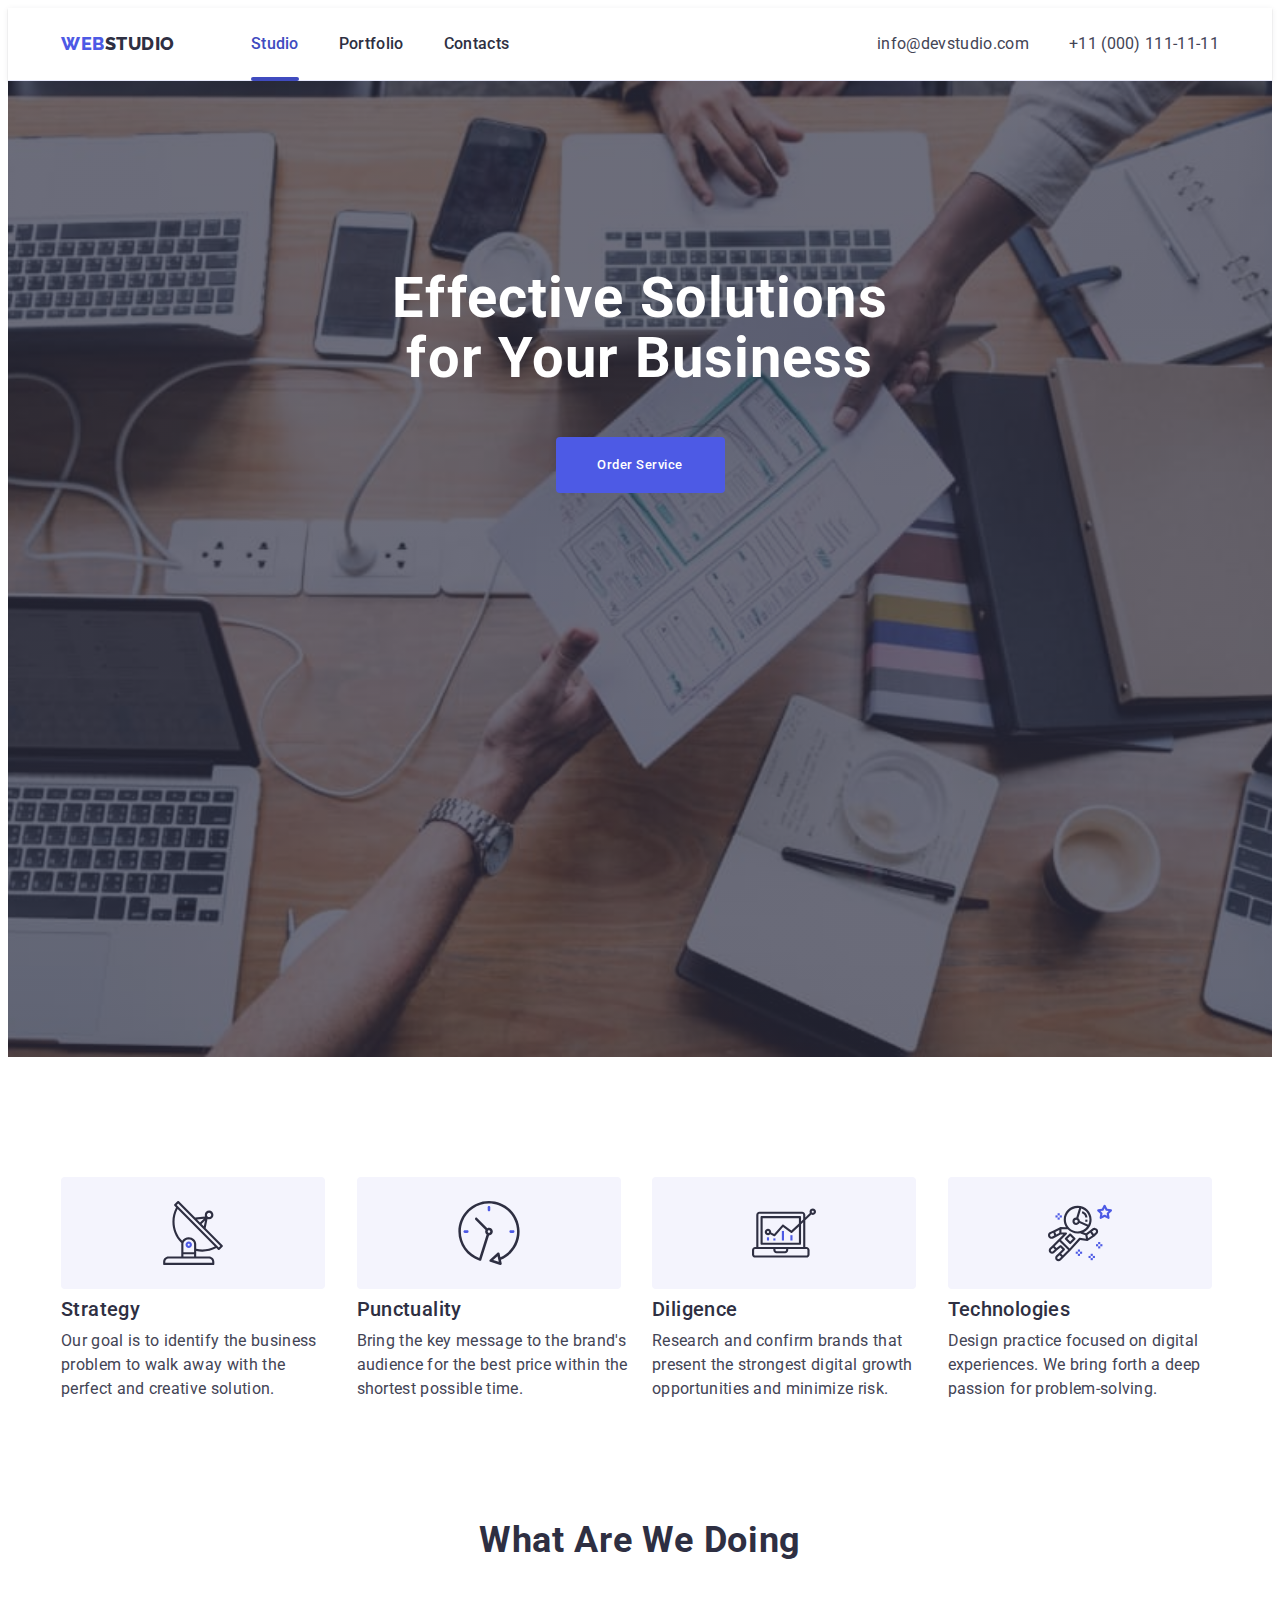
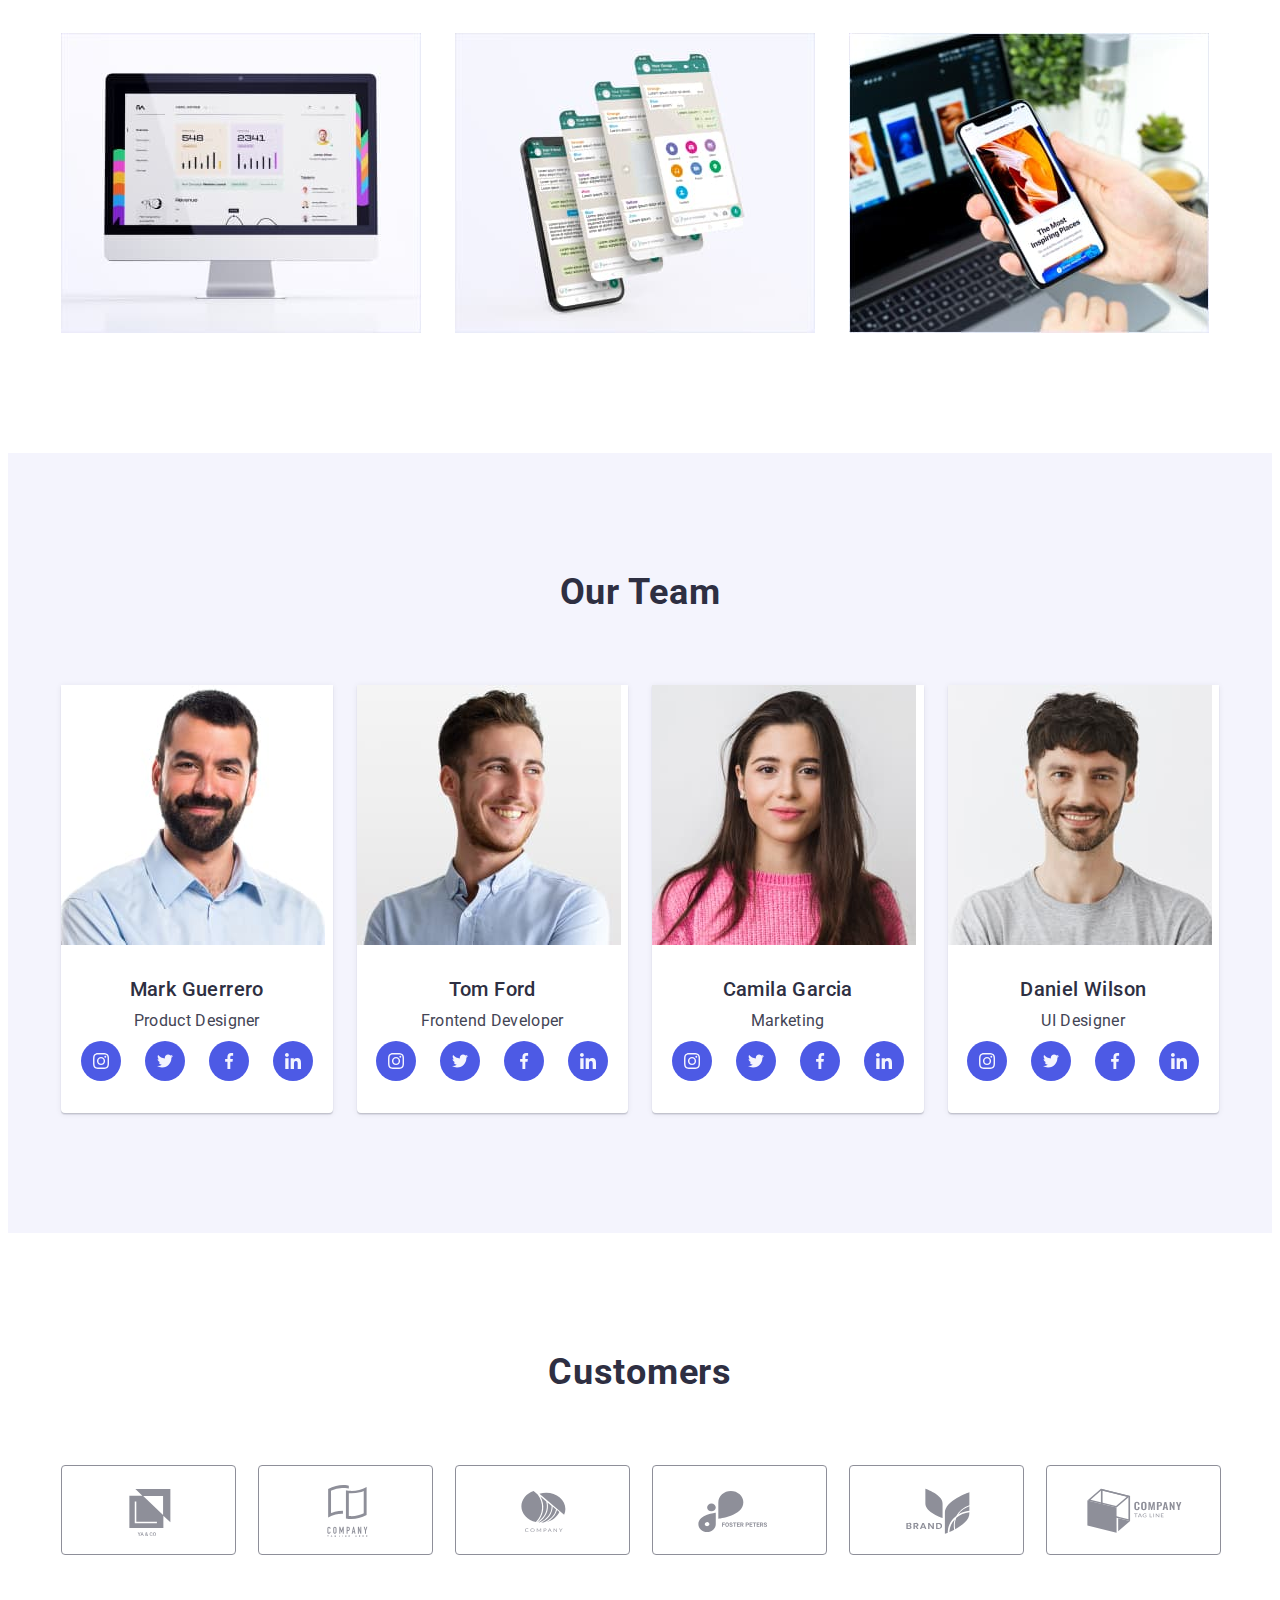
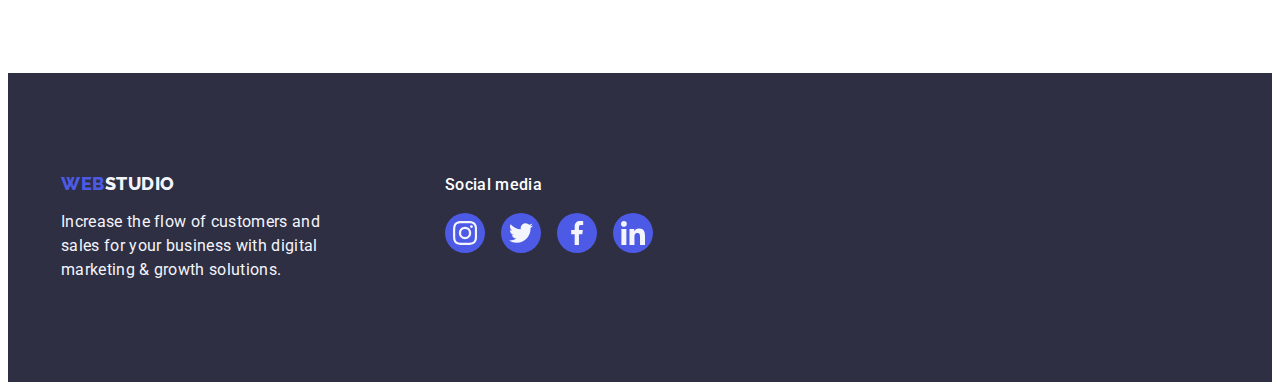
<file: index.html>
<!DOCTYPE html>
<html lang="en">

<head>
    <meta charset="UTF-8">
    <meta http-equiv="X-UA-Compatible" content="IE=edge">
    <meta name="viewport" content="width=device-width, initial-scale=1.0">
    <link rel="preconnect" href="https://fonts.googleapis.com">
    <link rel="preconnect" href="https://fonts.gstatic.com" crossorigin>
    <link
        href="https://fonts.googleapis.com/css2?family=Raleway:wght@800&family=Roboto:wght@400;500;700;900&display=swap"
        rel="stylesheet">

    <title>Studio</title>
    <link rel="stylesheet" href="https://cdnjs.cloudflare.com/ajax/libs/modern-normalize/2.0.0/modern-normalize.min.css"
        integrity="sha512-4xo8blKMVCiXpTaLzQSLSw3KFOVPWhm/TRtuPVc4WG6kUgjH6J03IBuG7JZPkcWMxJ5huwaBpOpnwYElP/m6wg=="
        crossorigin="anonymous" referrerpolicy="no-referrer">
    <link rel="stylesheet" href="./css/styles.css">
</head>

<body>
    <!-- HEADER -->
    <header class="header">
        <div class="container header-container">
            <nav class="header-navigation">
                <a class="logo-link link" href="./index.html">Web<span class="studio-logo">Studio</span></a>
                <ul class="navigation-list list">
                    <li class="navigation-item"><a class="navigation-link link current" href="./index.html">Studio</a>
                    </li>
                    <li class="navigation-item"><a class="navigation-link link" href="./portfolio.html">Portfolio</a>
                    </li>
                    <li class="navigation-item"><a class="navigation-link link" href="">Contacts</a></li>
                </ul>
            </nav>
            <address class="address">
                <ul class="address-list list">
                    <li class="address-item"><a class="address-link link"
                            href="mailto:info@devstudio.com">info@devstudio.com</a>
                    </li>
                    <li class="address-item"><a class="address-link link" href="tel:+110001111111">+11 (000)
                            111-11-11</a>
                    </li>
                </ul>
            </address>
        </div>
    </header>

    <!-- MAIN -->
    <main class="main">
        <!-- Section 1 -->
        <section class="section-one">
            <div class="container">
                <h1 class="main-title">Effective Solutions for Your Business</h1>
                <button class="button-studio" data-modal-open type="button">Order Service</button>
            </div>
        </section>

        <!-- Section 2 -->
        <section class="section-two">
            <div class="container">
                <h2 class="visually-hidden">Features</h2>
                <ul class="features-list list">
                    <li class="features-list-item">
                        <div class="main-fon-icon">
                            <svg class="features-icons" width="64" height="64">
                                <use href="./images/icons.svg#icon-antenna"></use>
                            </svg>
                        </div>
                        <h3 class="title-three">Strategy</h3>
                        <p class="features-text">Our goal is to identify the business
                            problem to walk away with the perfect and creative solution.</p>
                    </li>
                    <li class="features-list-item">
                        <div class="main-fon-icon">
                            <svg class="features-icons" width="64" height="64">
                                <use href="./images/icons.svg#icon-clock"></use>
                            </svg>
                        </div>
                        <h3 class="title-three">Punctuality</h3>
                        <p class="features-text">Bring the key message to the brand's audience for the best price within
                            the
                            shortest possible
                            time.
                        </p>
                    </li>
                    <li class="features-list-item">
                        <div class="main-fon-icon">
                            <svg class="features-icons" width="64" height="64">
                                <use href="./images/icons.svg#icon-diagram"></use>
                            </svg>
                        </div>
                        <h3 class="title-three">Diligence</h3>
                        <p class="features-text">Research and confirm brands that present the strongest digital growth
                            opportunities and minimize
                            risk.
                        </p>
                    </li>
                    <li class="features-list-item">
                        <div class="main-fon-icon">
                            <svg class="features-icons" width="64" height="64">
                                <use href="./images/icons.svg#icon-astronaut"></use>
                            </svg>
                        </div>
                        <h3 class="title-three">Technologies</h3>
                        <p class="features-text">Design practice focused on digital experiences. We bring forth a deep
                            passion for
                            problem-solving.
                        </p>
                    </li>
                </ul>
            </div>
        </section>

        <!-- Section 3 -->
        <section class="section-tree">
            <div class="container">
                <h2 class="title-two">What are we doing</h2>
                <ul class="our-work-list list">
                    <li class="our-work-item"><img src="./images/img-1.jpg" alt="computer" width="360" height="300">
                    </li>
                    <li class="our-work-item"><img src="./images/img-2.jpg" alt="smartphone" width="360" height="300">
                    </li>
                    <li class="our-work-item"><img src="./images/img-3.jpg" alt="hand" width="360" height="300"></li>
                </ul>
            </div>
        </section>

        <!-- Section 4 -->
        <section class="section-four">
            <div class="container">
                <h2 class="title-two">Our Team</h2>
                <ul class="members-list list">
                    <li class="members-list-item">
                        <img src="./images/mark.jpg" alt="Mark Guerrero photo" width="264" height="260">
                        <div class="members-list-box">
                            <h3 class="members-name">Mark Guerrero</h3>
                            <p class="members-position">Product Designer</p>
                            <ul class="members-media-list list">
                                <li class="members-item">
                                    <a class="media-link link" href="">
                                        <svg class="media-icons" width="16" height="16">
                                            <use href="./images/icons.svg#icon-instagram"></use>
                                        </svg>
                                    </a>
                                </li>

                                <li class="members-item">
                                    <a class="media-link link" href="">
                                        <svg class="media-icons" width="16" height="16">
                                            <use href="./images/icons.svg#icon-twitter"></use>
                                        </svg>
                                    </a>
                                </li>
                                <li class="members-item">
                                    <a class="media-link link" href="">
                                        <svg class="media-icons" width="16" height="16">
                                            <use href="./images/icons.svg#icon-facebook"></use>
                                        </svg>
                                    </a>
                                </li>
                                <li class="members-item">
                                    <a class="media-link link" href="">
                                        <svg class="media-icons" width="16" height="16">
                                            <use href="./images/icons.svg#icon-linkedin"></use>
                                        </svg>
                                    </a>
                                </li>
                            </ul>
                        </div>
                    </li>

                    <li class="members-list-item">
                        <img src="./images/tom.jpg" alt="Tom Ford photo" width="264" height="260">
                        <div class="members-list-box">
                            <h3 class="members-name">Tom Ford</h3>
                            <p class="members-position">Frontend Developer</p>
                            <ul class="members-media-list list">
                                <li class="members-item">
                                    <a class="media-link link" href="">
                                        <svg class="media-icons" width="16" height="16">
                                            <use href="./images/icons.svg#icon-instagram"></use>
                                        </svg>
                                    </a>
                                </li>

                                <li class="members-item">
                                    <a class="media-link link" href="">
                                        <svg class="media-icons" width="16" height="16">
                                            <use href="./images/icons.svg#icon-twitter"></use>
                                        </svg>
                                    </a>
                                </li>
                                <li class="members-item">
                                    <a class="media-link link" href="">
                                        <svg class="media-icons" width="16" height="16">
                                            <use href="./images/icons.svg#icon-facebook"></use>
                                        </svg>
                                    </a>
                                </li>
                                <li class="members-item">
                                    <a class="media-link link" href="">
                                        <svg class="media-icons" width="16" height="16">
                                            <use href="./images/icons.svg#icon-linkedin"></use>
                                        </svg>
                                    </a>
                                </li>
                            </ul>
                        </div>
                    </li>

                    <li class="members-list-item">
                        <img src="./images/camila.jpg" alt="Camila Garcia" width="264" height="260">
                        <div class="members-list-box">
                            <h3 class="members-name">Camila Garcia</h3>
                            <p class="members-position">Marketing</p>
                            <ul class="members-media-list list">
                                <li class="members-item">
                                    <a class="media-link link" href="">
                                        <svg class="media-icons" width="16" height="16">
                                            <use href="./images/icons.svg#icon-instagram"></use>
                                        </svg>
                                    </a>
                                </li>
                                <li class="members-item">
                                    <a class="media-link link" href="">
                                        <svg class="media-icons" width="16" height="16">
                                            <use href="./images/icons.svg#icon-twitter"></use>
                                        </svg>
                                    </a>
                                </li>
                                <li class="members-item">
                                    <a class="media-link link" href="">
                                        <svg class="media-icons" width="16" height="16">
                                            <use href="./images/icons.svg#icon-facebook"></use>
                                        </svg>
                                    </a>
                                </li>
                                <li class="members-item">
                                    <a class="media-link link" href="">
                                        <svg class="media-icons" width="16" height="16">
                                            <use href="./images/icons.svg#icon-linkedin"></use>
                                        </svg>
                                    </a>
                                </li>
                            </ul>
                        </div>
                    </li>

                    <li class="members-list-item">
                        <img src="./images/daniel.jpg" alt="Daniel Wilson" width="264" height="260">
                        <div class="members-list-box">
                            <h3 class="members-name">Daniel Wilson</h3>
                            <p class="members-position">UI Designer</p>
                            <ul class="members-media-list list">
                                <li class="members-item">
                                    <a class="media-link link" href="">
                                        <svg class="media-icons" width="16" height="16">
                                            <use href="./images/icons.svg#icon-instagram"></use>
                                        </svg>
                                    </a>
                                </li>
                                <li class="members-item">
                                    <a class="media-link link" href="">
                                        <svg class="media-icons" width="16" height="16">
                                            <use href="./images/icons.svg#icon-twitter"></use>
                                        </svg>
                                    </a>
                                </li>
                                <li class="members-item">
                                    <a class="media-link link" href="">
                                        <svg class="media-icons" width="16" height="16">
                                            <use href="./images/icons.svg#icon-facebook"></use>
                                        </svg>
                                    </a>
                                </li>
                                <li class="members-item">
                                    <a class="media-link link" href="">
                                        <svg class="media-icons" width="16" height="16">
                                            <use href="/images/icons.svg#icon-linkedin"></use>
                                        </svg>
                                    </a>
                                </li>
                            </ul>
                        </div>
                    </li>
                </ul>
            </div>
        </section>
        <!-- Section 5 -->
        <section class="section-five">
            <div class="container">
                <h2 class="title-two">Customers</h2>
                <ul class="customers-list list">
                    <li class="customers-link-item link">
                        <a class="customers-link" href="">
                            <svg class="customers-icons" width="104" height="56">
                                <use href="./images/icons.svg#icon-customer-1"></use>
                            </svg>
                        </a>
                    </li>
                    <li class="customers-link-item link">
                        <a class="customers-link" href="">
                            <svg class="customers-icons" width="104" height="56">
                                <use href="./images/icons.svg#icon-customer-2"></use>
                            </svg>
                        </a>
                    </li>
                    <li class="customers-link-item link">
                        <a class="customers-link" href="">
                            <svg class="customers-icons" width="104" height="56">
                                <use href="./images/icons.svg#icon-customer-3"></use>
                            </svg>
                        </a>
                    </li>
                    <li class="customers-link-item link">
                        <a class="customers-link" href="">
                            <svg class="customers-icons" width="104" height="56">
                                <use href="./images/icons.svg#icon-customer-4"></use>
                            </svg>
                        </a>
                    </li>
                    <li class="customers-link-item link">
                        <a class="customers-link" href="">
                            <svg class="customers-icons" width="104" height="56">
                                <use href="./images/icons.svg#icon-customer-5"></use>
                            </svg>
                        </a>
                    </li>
                    <li class="customers-link-item link">
                        <a class="customers-link" href="">
                            <svg class="customers-icons" width="104" height="56">
                                <use href="./images/icons.svg#icon-customer-6"></use>
                            </svg>
                        </a>
                    </li>
                </ul>
            </div>
        </section>
    </main>

    <!-- FOOTER -->
    <footer class="footer">
        <div class="container footer-container">
            <div class="footer-box">
                <a class="logo-footer-link link" href="./index.html">Web<span
                        class="studio-logo-footer">Studio</span></a>
                <p class="text-footer">
                    Increase the flow of customers and
                    sales for your business with digital
                    marketing & growth solutions.
                </p>
            </div>


            <div class="footer-icons-container">
                <p class="footer-subtitle">Social media</p>
                <ul class="footer-media-list list">
                    <li class="footer-item">
                        <a class="footer-link link" href="">
                            <svg class="footer-icons" width="24" height="24">
                                <use href="./images/icons.svg#icon-instagram"></use>
                            </svg>
                        </a>
                    </li>
                    <li class="footer-item">
                        <a class="footer-link link" href="">
                            <svg class="footer-icons" width="24" height="24">
                                <use href="./images/icons.svg#icon-twitter"></use>
                            </svg>
                        </a>
                    </li>
                    <li class="footer-item">
                        <a class="footer-link link" href="">
                            <svg class="footer-icons" width="24" height="24">
                                <use href="./images/icons.svg#icon-facebook"></use>
                            </svg>
                        </a>
                    </li>
                    <li class="footer-item">
                        <a class="footer-link link" href="">
                            <svg class="footer-icons" width="24" height="24">
                                <use href="./images/icons.svg#icon-linkedin"></use>
                            </svg>
                        </a>
                    </li>
                </ul>
            </div>
        </div>
    </footer>
    <!-- Модальне вікно -->
    <div class="backdrop is-hidden" data-modal>
        <div class="modal">
            <button type="button" class="modal-button" data-modal-close>
                <svg class="icon-modal" width="8" height="8">
                    <use href="./images/symbol-defs.svg#icon-vector"></use>
                </svg>
            </button>
        </div>
    </div>
    <script src="./js/modal.js"></script>
</body>

</html>
</file>
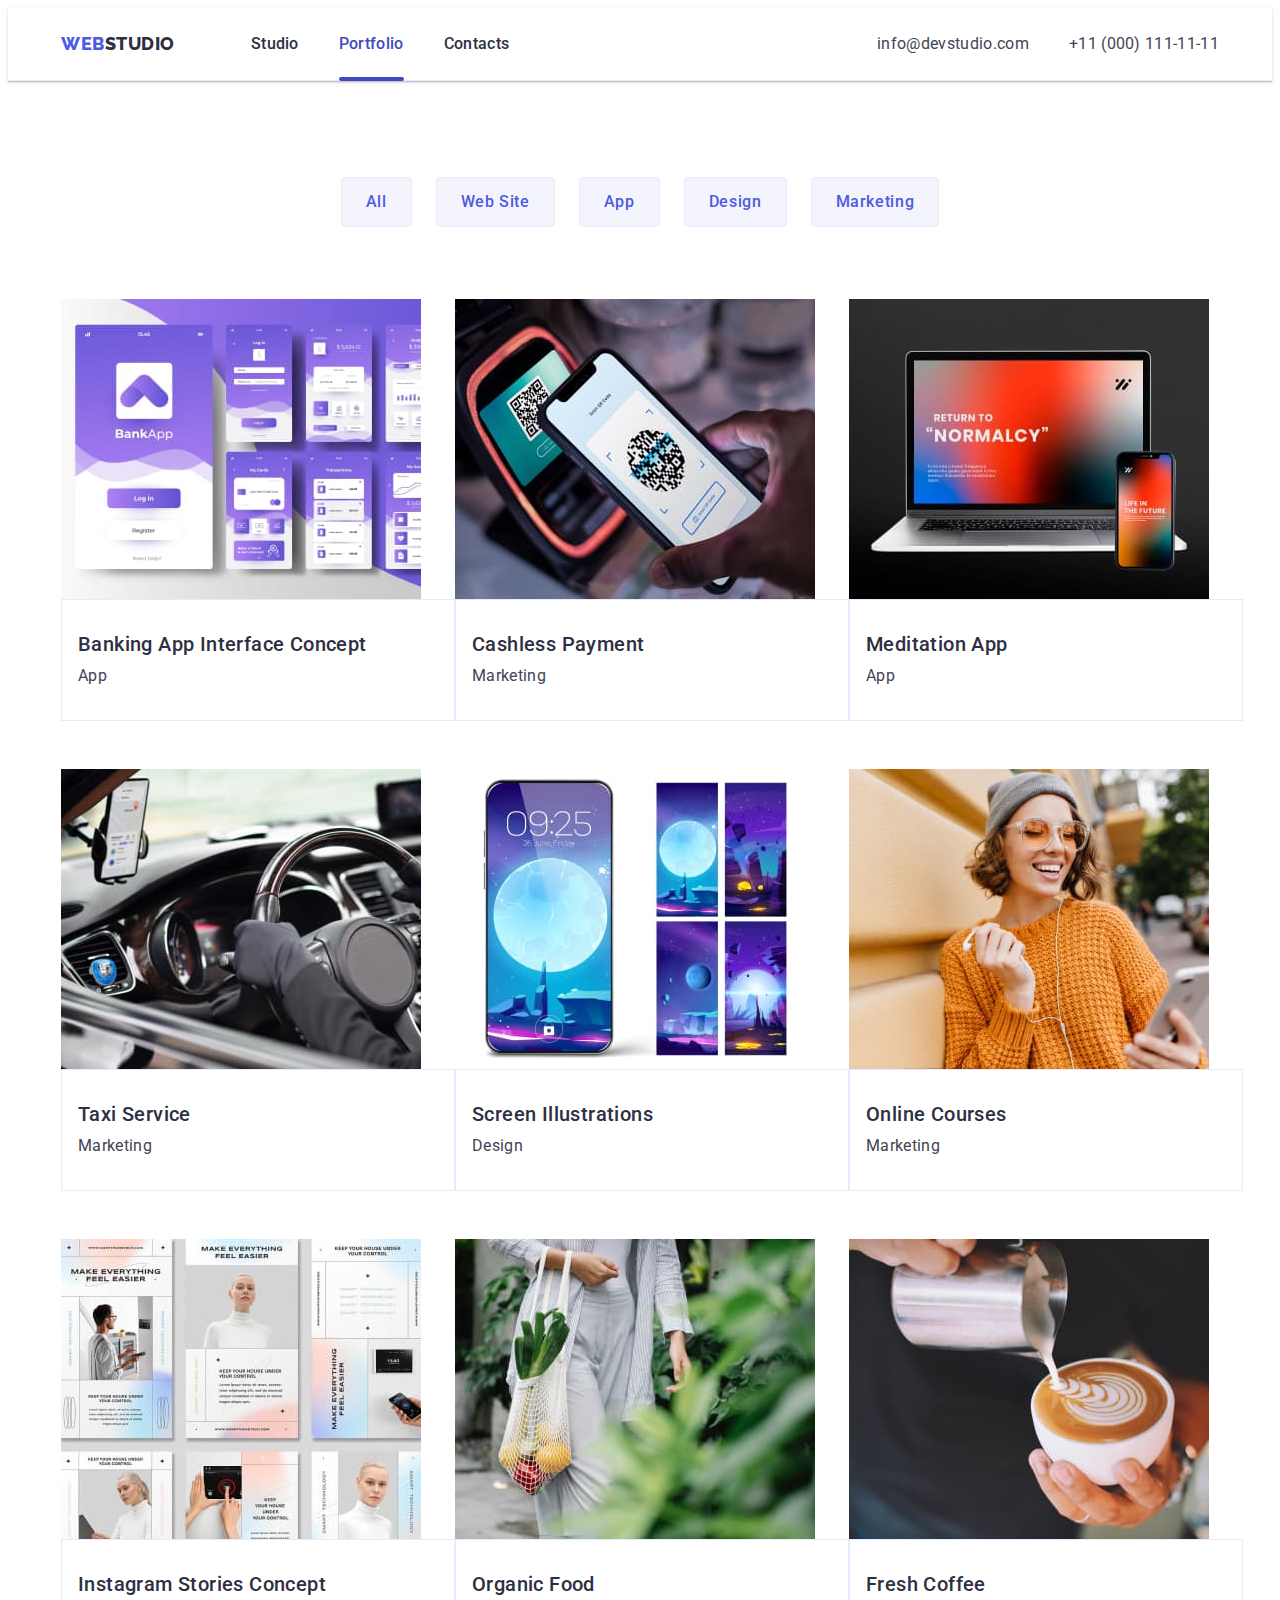
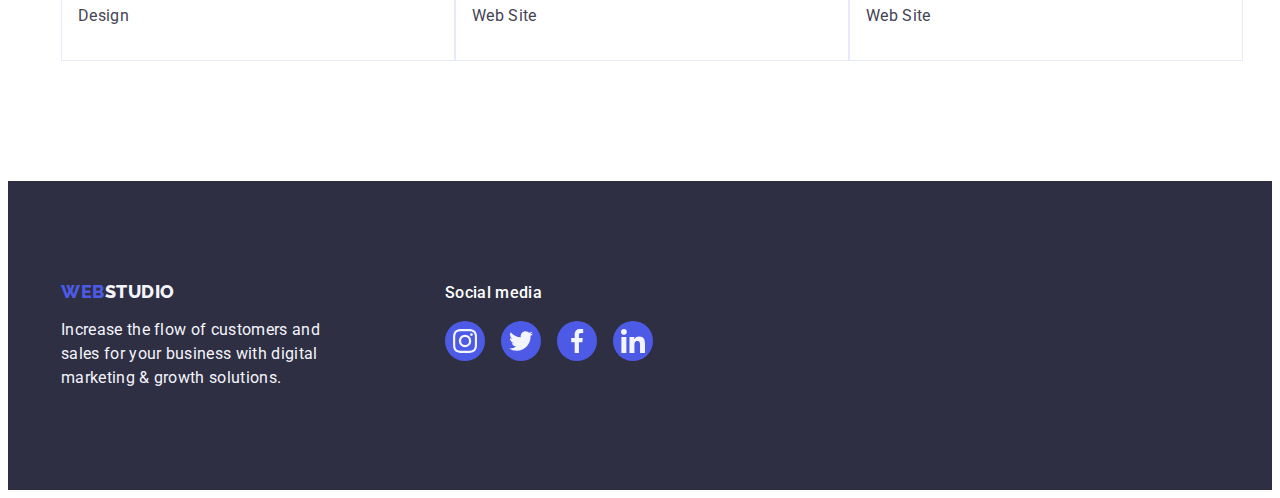
<file: portfolio.html>
<!DOCTYPE html>
<html lang="en">

<head>
    <meta charset="UTF-8">
    <meta http-equiv="X-UA-Compatible" content="IE=edge">
    <meta name="viewport" content="width=device-width, initial-scale=1.0">
    <title>Studio</title>
    <!-- Шрифти -->
    <link rel="preconnect" href="https://fonts.googleapis.com">
    <link rel="preconnect" href="https://fonts.gstatic.com" crossorigin>
    <link
        href="https://fonts.googleapis.com/css2?family=Raleway:wght@800&family=Roboto:wght@400;500;700;900&display=swap"
        rel="stylesheet">
    <!-- Нормалізатор стилів -->
    <link rel="stylesheet" href="https://cdnjs.cloudflare.com/ajax/libs/modern-normalize/2.0.0/modern-normalize.min.css"
        integrity="sha512-4xo8blKMVCiXpTaLzQSLSw3KFOVPWhm/TRtuPVc4WG6kUgjH6J03IBuG7JZPkcWMxJ5huwaBpOpnwYElP/m6wg=="
        crossorigin="anonymous" referrerpolicy="no-referrer">
    <link rel="stylesheet" href="./css/styles.css">
</head>

<body>
    <!-- HEADER -->
    <header class="header">
        <div class="container header-container">
            <nav class="header-navigation">
                <a class="logo-link link" href="./index.html">Web<span class="studio-logo">Studio</span></a>
                <ul class="navigation-list list">
                    <li class="navigation-item"><a class="navigation-link link" href="./index.html">Studio</a></li>
                    <li class="navigation-item"><a class="navigation-link link current"
                            href="./portfolio.html">Portfolio</a>
                    </li>
                    <li class="navigation-item"><a class="navigation-link link" href="">Contacts</a></li>
                </ul>
            </nav>
            <address class="address">
                <ul class="address-list list">
                    <li class="address-item"><a class="address-link link"
                            href="mailto:info@devstudio.com">info@devstudio.com</a>
                    </li>
                    <li class="address-item"><a class="address-link link" href="tel:+110001111111">+11 (000)
                            111-11-11</a>
                    </li>
                </ul>
            </address>
        </div>
    </header>

    <main>
        <section class="section-portfolio">
            <div class="container">
                <h1 class="visually-hidden">Our Portfolio</h1>
                <ul class="button-portfolio-list list">
                    <li class="button-portfolio-item"><button class="button-portfolio" type="button">All</button>
                    </li>
                    <li class="button-portfolio-item"><button class="button-portfolio" type="button">Web Site</button>
                    </li>
                    <li class="button-portfolio-item"><button class="button-portfolio" type="button">App</button>
                    </li>
                    <li class="button-portfolio-item"><button class="button-portfolio" type="button">Design</button>
                    </li>
                    <li class="button-portfolio-item"><button class="button-portfolio" type="button">Marketing</button>
                    </li>
                </ul>

                <!-- Portfolio projects list -->
                <ul class="portfolio-list list">
                    <li class="portfolio-item">
                        <a href="" class="portfolio-link link">
                            <div class="portfolio-cover-block">
                                <img src="./images/images-2/banking.jpg" alt="Banking App" width="360" height="300">
                                <p class="portfolio-cover-text">14 Stylish and User-Friendly App Design Concepts · Task
                                    Manager App · Calorie Tracker
                                    App
                                    · Exotic Fruit Ecommerce App ·
                                    Cloud Storage App</p>
                            </div>

                            <div class="portfolio-info">
                                <h2 class="portfolio-title">Banking App Interface Concept</h2>
                                <p class="portfolio-description">App</p>
                            </div>
                        </a>
                    </li>

                    <li class="portfolio-item">
                        <a href="" class="portfolio-link link">
                            <div class="portfolio-cover-block">
                                <img src="./images/images-2/cashless.jpg" alt="Cashless Payment" width="360"
                                    height="300">
                                <p class="portfolio-cover-text">14 Stylish and User-Friendly App Design Concepts · Task
                                    Manager App · Calorie Tracker
                                    App
                                    · Exotic Fruit Ecommerce App ·
                                    Cloud Storage App</p>
                            </div>

                            <div class="portfolio-info">
                                <h2 class="portfolio-title">Cashless Payment</h2>
                                <p class="portfolio-description">Marketing</p>
                            </div>
                        </a>
                    </li>

                    <li class="portfolio-item">
                        <a href="" class="portfolio-link link">
                            <div class="portfolio-cover-block">
                                <img src="./images/images-2/meditation.jpg" alt="Meditation App" width="360"
                                    height="300">
                                <p class="portfolio-cover-text">14 Stylish and User-Friendly App Design Concepts · Task
                                    Manager App · Calorie Tracker
                                    App
                                    · Exotic Fruit Ecommerce App ·
                                    Cloud Storage App</p>
                            </div>

                            <div class="portfolio-info">
                                <h2 class="portfolio-title">Meditation App</h2>
                                <p class="portfolio-description">App</p>
                            </div>
                        </a>
                    </li>

                    <li class="portfolio-item">
                        <a href="" class="portfolio-link link">
                            <div class="portfolio-cover-block">
                                <img src="./images/images-2/taxi.jpg" alt="Taxi Service" width="360" height="300">
                                <p class="portfolio-cover-text">14 Stylish and User-Friendly App Design Concepts · Task
                                    Manager App · Calorie Tracker
                                    App
                                    · Exotic Fruit Ecommerce App ·
                                    Cloud Storage App</p>
                            </div>

                            <div class="portfolio-info">
                                <h2 class="portfolio-title">Taxi Service</h2>
                                <p class="portfolio-description">Marketing</p>
                            </div>
                        </a>
                    </li>

                    <li class="portfolio-item">
                        <a href="" class="portfolio-link link">
                            <div class="portfolio-cover-block">
                                <img src="./images/images-2/screen.jpg" alt="Screen Illustrations" width="360"
                                    height="300">
                                <p class="portfolio-cover-text">14 Stylish and User-Friendly App Design Concepts · Task
                                    Manager App · Calorie Tracker
                                    App
                                    · Exotic Fruit Ecommerce App ·
                                    Cloud Storage App</p>
                            </div>

                            <div class="portfolio-info">
                                <h2 class="portfolio-title">Screen Illustrations</h2>
                                <p class="portfolio-description">Design</p>
                            </div>
                        </a>
                    </li>

                    <li class="portfolio-item">
                        <a href="" class="portfolio-link link">
                            <div class="portfolio-cover-block">
                                <img src="./images/images-2/online.jpg" alt="Online Courses" width="360" height="300">
                                <p class="portfolio-cover-text">14 Stylish and User-Friendly App Design Concepts · Task
                                    Manager App · Calorie Tracker
                                    App
                                    · Exotic Fruit Ecommerce App ·
                                    Cloud Storage App</p>
                            </div>

                            <div class="portfolio-info">
                                <h2 class="portfolio-title">Online Courses</h2>
                                <p class="portfolio-description">Marketing</p>
                            </div>
                        </a>
                    </li>

                    <li class="portfolio-item">
                        <a href="" class="portfolio-link link">
                            <div class="portfolio-cover-block">
                                <img src="./images/images-2/instagram-stories.jpg" alt="Instagram Stories Concept"
                                    width="360" height="300">
                                <p class="portfolio-cover-text">14 Stylish and User-Friendly App Design Concepts · Task
                                    Manager App · Calorie Tracker
                                    App
                                    · Exotic Fruit Ecommerce App ·
                                    Cloud Storage App</p>
                            </div>

                            <div class="portfolio-info">
                                <h2 class="portfolio-title">Instagram Stories Concept</h2>
                                <p class="portfolio-description">Design</p>
                            </div>
                        </a>
                    </li>

                    <li class="portfolio-item">
                        <a href="" class="portfolio-link link">
                            <div class="portfolio-cover-block">
                                <img src="./images/images-2/organic-food.jpg" alt="Organic Food" width="360"
                                    height="300">
                                <p class="portfolio-cover-text">14 Stylish and User-Friendly App Design Concepts · Task
                                    Manager App · Calorie Tracker
                                    App
                                    · Exotic Fruit Ecommerce App ·
                                    Cloud Storage App</p>
                            </div>

                            <div class="portfolio-info">
                                <h2 class="portfolio-title">Organic Food</h2>
                                <p class="portfolio-description">Web Site</p>
                            </div>
                        </a>
                    </li>

                    <li class="portfolio-item">
                        <a href="" class="portfolio-link link">
                            <div class="portfolio-cover-block">
                                <img src="./images/images-2/fresh-coffee.jpg" alt="Fresh Coffeed" width="360"
                                    height="300">
                                <p class="portfolio-cover-text">14 Stylish and User-Friendly App Design Concepts · Task
                                    Manager App · Calorie Tracker
                                    App
                                    · Exotic Fruit Ecommerce App ·
                                    Cloud Storage App</p>
                            </div>

                            <div class="portfolio-info">
                                <h2 class="portfolio-title">Fresh Coffee</h2>
                                <p class="portfolio-description">Web Site</p>
                            </div>
                        </a>
                    </li>
                </ul>
            </div>
        </section>
    </main>

    <footer class="footer">
        <div class="container footer-container">
            <div class="footer-box">
                <a class="logo-footer-link link" href="./index.html">Web<span
                        class="studio-logo-footer">Studio</span></a>
                <p class="text-footer">
                    Increase the flow of customers and
                    sales for your business with digital
                    marketing & growth solutions.
                </p>
            </div>


            <div class="footer-icons-container">
                <p class="footer-subtitle">Social media</p>
                <ul class="footer-media-list list">
                    <li class="footer-item">
                        <a class="footer-link link" href="">
                            <svg class="footer-icons" width="24" height="24">
                                <use href="./images/icons.svg#icon-instagram"></use>
                            </svg>
                        </a>
                    </li>
                    <li class="footer-item">
                        <a class="footer-link link" href="">
                            <svg class="footer-icons" width="24" height="24">
                                <use href="./images/icons.svg#icon-twitter"></use>
                            </svg>
                        </a>
                    </li>
                    <li class="footer-item">
                        <a class="footer-link link" href="">
                            <svg class="footer-icons" width="24" height="24">
                                <use href="./images/icons.svg#icon-facebook"></use>
                            </svg>
                        </a>
                    </li>
                    <li class="footer-item">
                        <a class="footer-link link" href="">
                            <svg class="footer-icons" width="24" height="24">
                                <use href="./images/icons.svg#icon-linkedin"></use>
                            </svg>
                        </a>
                    </li>
                </ul>
            </div>
        </div>
    </footer>

</body>

</html>
</file>
<file: css/styles.css>
:root {
  --primary-color: #4d5ae5;
  --ocean-color: #404bbf;
  --navy-blue-color: #2e2f42;
  --body-text-color: #434455;
  --white-color: #ffffff;
  --cloud-color: #f4f4fd;
  --accent-color: #e7e9fc;
}

body {
  font-family: "Roboto", sans-serif;
  color: var(--body-text-color);
  background-color: var(--white-color);
}
.link {
  text-decoration: none;
}
.list {
  list-style: none;
}
p,
h1,
h2,
h3,
h4,
h5,
h6 {
  margin-top: 0;
  margin-bottom: 0;
}
ul {
  margin-top: 0;
  margin-bottom: 0;
  padding-left: 0;
}
img {
  display: block;
  max-width: 100%;
}
.container {
  width: 100%;
  max-width: 1158px;
  padding-left: 15px;
  padding-right: 15px;
  margin: 0 auto;
}
/*---------------------------------Header--------------------------------*/
.header {
  border-bottom: 1px solid #e7e9fc;
  height: 72px;
  box-shadow: 0px 2px 1px rgba(46, 47, 66, 0.08),
    0px 1px 1px rgba(46, 47, 66, 0.16), 0px 1px 6px rgba(46, 47, 66, 0.08);
}
.header-container {
  display: flex;
  align-items: center;
}
.header-navigation {
  display: flex;
  align-items: center;
  margin-right: auto;
}
.logo-link {
  font-family: "Raleway", sans-serif;
  text-transform: uppercase;
  color: var(--primary-color);
  font-weight: 800;
  font-size: 18px;
  line-height: 1.17;
  letter-spacing: 0.03em;
  margin-right: 76px;
}
.studio-logo {
  color: var(--navy-blue-color);
}
.navigation-list {
  display: flex;
  gap: 40px;
}
.navigation-link {
  font-weight: 500;
  font-size: 16px;
  line-height: 1.5;
  color: var(--navy-blue-color);
  letter-spacing: 0.02em;
  padding: 24px 0;
  display: block;
  transition: color 250ms cubic-bezier(0.4, 0, 0.2, 1);
}
.navigation-link:hover,
.navigation-link:focus {
  color: var(--ocean-color);
}
.current {
  position: relative;
  color: var(--ocean-color);
}
.current::after {
  content: "";
  position: absolute;
  left: 0;
  bottom: -1px;
  width: 100%;
  height: 4px;
  background-color: var(--ocean-color);
  border-radius: 2px;
}
.address {
  font-style: normal;
  display: flex;
  gap: 40px;
  padding: 24px 0;
}
.address-list {
  display: flex;
  gap: 40px;
}
.address-link {
  font-style: normal;
  font-size: 16px;
  line-height: 1.5;
  color: var(--body-text-color);
  letter-spacing: 0.02em;
  transition: color 250ms cubic-bezier(0.4, 0, 0.2, 1);
}
.address-link:hover,
.address-link:focus {
  color: var(--ocean-color);
}

/* ------------------------Main-------------------------- */
.section-one {
  background-color: var(--navy-blue-color);
  background-image: linear-gradient(
      rgba(46, 47, 66, 0.7),
      rgba(46, 47, 66, 0.7)
    ),
    url(../images/people-office.jpg);
  background-repeat: no-repeat;
  background-position: center;
  background-size: cover;
  padding: 188px 0;
  height: 600px;
  max-width: 1440px;
  margin-left: auto;
  margin-right: auto;
}

.main-title {
  font-size: 56px;
  color: var(--white-color);
  line-height: 1.07;
  letter-spacing: 0.02em;
  text-align: center;
  max-width: 496px;
  margin-left: auto;
  margin-right: auto;
  margin-bottom: 48px;
}

.button-studio {
  font-family: "Roboto", sans-serif;
  font-weight: 500;
  background-color: var(--primary-color);
  line-height: 1.5;
  letter-spacing: 0.04em;
  color: var(--white-color);
  cursor: pointer;
  display: block;
  width: 169px;
  min-width: 169px;
  height: 56px;
  border: none;
  border-radius: 4px;
  margin-left: auto;
  margin-right: auto;
  transition: background-color 250ms cubic-bezier(0.4, 0, 0.2, 1);
}

.button-studio:hover,
.button-studio:focus {
  background-color: var(--ocean-color);
}

/* ----------------------SECTION_02----------------------- */
.section-two {
  padding: 120px 0;
}
.visually-hidden {
  position: absolute;
  width: 1px;
  height: 1px;
  margin: -1px;
  border: 0;
  padding: 0;
  white-space: nowrap;
  clip-path: inset(100%);
  clip: rect(0 0 0 0);
  overflow: hidden;
}
.features-list {
  display: flex;
  gap: 24px;
}
.features-list-item {
  width: calc((100% - 72px) / 4);
}
.main-fon-icon {
  display: flex;
  gap: 24px;
  max-width: 264px;
  height: 112px;
  background-color: var(--cloud-color);
  align-items: center;
  justify-content: center;
  margin-bottom: 8px;
  border-radius: 4px;
}
.features-icons {
}
.title-three {
  font-weight: 500;
  font-size: 20px;
  line-height: 1.2;
  color: var(--navy-blue-color);
  letter-spacing: 0.02em;
  margin-bottom: 8px;
}

.features-text {
  font-size: 16px;
  line-height: 1.5;
  color: var(--body-text-color);
  letter-spacing: 0.02em;
}

/* --------------------------------SECTION_03------------------------------- */
.section-tree {
  padding-bottom: 120px;
  text-align: center;
}
.title-two {
  font-size: 36px;
  text-transform: capitalize;
  color: var(--navy-blue-color);
  line-height: 1.11;
  letter-spacing: 0.02em;
  text-align: center;
  margin-bottom: 72px;
}
.our-work-list {
  display: flex;
  gap: 24px;
}
.our-work-item {
  width: calc((100% - 24px * 2) / 3);
}
/* ---------------------------------SECTION_04--------------------------------- */
.section-four {
  background-color: var(--cloud-color);
  padding: 120px 0;
}
.members-list {
  display: flex;
  gap: 24px;
}
.members-list-item {
  background-color: var(--white-color);
  width: calc((100% - 24px * 3) / 4);
  border-radius: 0px 0px 4px 4px;
  box-shadow: 0px 1px 6px rgba(46, 47, 66, 0.08),
    0px 1px 1px rgba(46, 47, 66, 0.16), 0px 2px 1px rgba(46, 47, 66, 0.08);
}
.members-list-box {
  padding: 32px 0;
}
.members-name {
  font-weight: 500;
  font-size: 20px;
  line-height: 1.2;
  color: var(--navy-blue-color);
  letter-spacing: 0.02em;
  text-align: center;
  margin-bottom: 8px;
}

.members-position {
  font-size: 16px;
  line-height: 1.5;
  color: var(--body-text-color);
  letter-spacing: 0.02em;
  text-align: center;
  /* margin-top: 8px; */
  margin-bottom: 8px;
}
.members-media-list {
  display: flex;
  gap: 24px;
  justify-content: center;
}
.members-item {
  height: 40px;
  width: 40px;
}
.media-link {
  height: 100%;
  width: 100%;
  background-color: var(--primary-color);
  border-radius: 50%;
  display: flex;
  text-align: center;
  justify-content: center;
  align-items: center;
  transition: background-color 250ms cubic-bezier(0.4, 0, 0.2, 1);
}
.media-link:hover,
.media-link:focus {
  background-color: var(--ocean-color);
}
.media-icons {
  fill: var(--cloud-color);
}
/* ----------------------------SECTION_05-------------------------------------- */
.section-five {
  padding: 120px 0;
}
.customers-list {
  display: flex;
  gap: 24px;
  justify-content: center;
}
.customers-link-item {
  height: 88px;
  width: 56px;
  width: calc((100% - 120px) / 6);
}
.customers-link {
  height: 100%;
  width: 100%;
  border: 1px solid #8e8f99;
  display: flex;
  text-align: center;
  justify-content: center;
  align-items: center;
  border: 1px solid #8e8f99;
  border-radius: 4px;
  background-color: var(--white-color);
  transition: border-color 250ms cubic-bezier(0.4, 0, 0.2, 1),
    color 250ms cubic-bezier(0.4, 0, 0.2, 1);
  color: #8e8f99;
}
.customers-link:hover,
.customers-link:focus {
  border: 1px solid var(--ocean-color);
  color: #404bbf;
}
.customers-link:hover .customers-icons,
.customers-link:focus .customers-icons {
  fill: var(--ocean-color);
}
.customers-icons {
  /* fill: #8e8f99; */
  transition: fill 250ms cubic-bezier(0.4, 0, 0.2, 1);
  fill: currentColor;
}
/* --------------------------------------FOOTER----------------------------------*/
.footer {
  background-color: var(--navy-blue-color);
  padding: 100px 0;
}
.footer-container {
  display: flex;
  align-items: baseline;
}
.footer-box {
  margin-right: 120px;
  /* display: flex; */
}
.logo-footer-link {
  font-family: "Raleway", sans-serif;
  font-weight: 800;
  font-size: 18px;
  line-height: 1.17;
  letter-spacing: 0.03em;
  text-transform: uppercase;
  color: var(--primary-color);
  display: flex;
  display: inline-block;
  margin-bottom: 16px;
}
.studio-logo-footer {
  color: var(--cloud-color);
}
.text-footer {
  font-size: 16px;
  line-height: 1.5;
  color: var(--cloud-color);
  letter-spacing: 0.02em;
  max-width: 264px;
}
.footer-icons-container {
  margin-right: 120px;
}
.footer-subtitle {
  font-weight: 500;
  font-size: 16px;
  line-height: 1.5;
  color: var(--white-color);
  letter-spacing: 0.02em;
  margin-bottom: 16px;
}
.footer-media-list {
  display: flex;
  gap: 16px;
  justify-content: center;
}
.footer-item {
  height: 40px;
  width: 40px;
}
.footer-link {
  height: 100%;
  width: 100%;
  background-color: var(--primary-color);
  border-radius: 50%;
  display: flex;
  text-align: center;
  justify-content: center;
  align-items: center;
  transition: background-color 250ms cubic-bezier(0.4, 0, 0.2, 1);
}
.footer-link:hover,
.footer-link:focus {
  background-color: #31d0aa;
}
.footer-icons {
  fill: var(--cloud-color);
}

/*------------------------------------------PORTFOLIO-------------------------------------*/
.section-portfolio {
  list-style: none;
  padding: 96px 0 120px 0;
}
.button-portfolio-list {
  display: flex;
  gap: 24px;
  margin-bottom: 72px;
  justify-content: center;
}
.button-portfolio {
  font-family: "Roboto", sans-serif;
  font-weight: 500;
  font-size: 16px;
  line-height: 1.5;
  letter-spacing: 0.04em;
  color: var(--primary-color);
  background-color: var(--cloud-color);
  cursor: pointer;
  border: 1px solid var(--accent-color);
  border-radius: 4px;
  padding: 12px 24px;
  transition: color 250ms cubic-bezier(0.4, 0, 0.2, 1),
    background-color 250ms cubic-bezier(0.4, 0, 0.2, 1),
    border-color 250ms cubic-bezier(0.4, 0, 0.2, 1),
    box-shadow 250ms cubic-bezier(0.4, 0, 0.2, 1);
}
.button-portfolio:hover,
.button-portfolio:focus {
  color: var(--white-color);
  background-color: var(--ocean-color);
  border: 1px solid transparent;
  box-shadow: 0px 3px 1px rgba(0, 0, 0, 0.1), 0px 2px 1px rgba(0, 0, 0, 0.08),
    0px 2px 2px rgba(0, 0, 0, 0.12);
}
/* <!--------------------------------------Portfolio projects list -----------------------------------> */
.portfolio-list {
  list-style: none;
  display: flex;
  flex-wrap: wrap;
  column-gap: 24px;
  row-gap: 48px;
}
.portfolio-item {
  width: calc((100% - 48px) / 3);
  background-color: var(--white-color);
}

.portfolio-item:hover .portfolio-cover-text {
  transform: translateY(0%);
}
.portfolio-link:focus .portfolio-cover-text {
  transform: translateY(0%);
}
.portfolio-link:hover,
.portfolio-link:focus {
  box-shadow: 0px 1px 6px rgba(46, 47, 66, 0.08),
    0px 1px 1px rgba(46, 47, 66, 0.16), 0px 2px 1px rgba(46, 47, 66, 0.08);
  border: 1px solid #e7e9fc;
}
.portfolio-link {
  display: block;
  /* box-shadow: 0px 1px 6px rgba(46, 47, 66, 0.08),
    0px 1px 1px rgba(46, 47, 66, 0.16), 0px 2px 1px rgba(46, 47, 66, 0.08);
  border: 1px solid #e7e9fc; */
  transition: box-shadow 250ms cubic-bezier(0.4, 0, 0.2, 1);
}

.portfolio-cover-block {
  position: relative;
  overflow: hidden;
}
.portfolio-cover-text {
  font-size: 16px;
  line-height: 1.5;
  letter-spacing: 0.02em;
  color: var(--cloud-color);
  background-color: var(--primary-color);
  position: absolute;
  top: 0;
  left: 0;
  padding: 40px 32px;
  transform: translateY(100%);
  transition: transform 250ms cubic-bezier(0.4, 0, 0.2, 1);
  width: 100%;
  height: 100%;
}
.portfolio-info {
  padding: 32px 16px;
  border: 1px solid var(--accent-color);
  width: 360px;
  border: 1px solid var(--accent-color);
  border-top: none;
  border: 1px solid #e7e9fc;
}
.portfolio-title {
  font-weight: 500;
  font-size: 20px;
  line-height: 1.2;
  color: var(--navy-blue-color);
  margin-bottom: 8px;
}

.portfolio-description {
  font-size: 16px;
  line-height: 1.5;
  color: var(--body-text-color);
  letter-spacing: 0.02em;
}
.portfolio-title {
  font-weight: 500;
  font-size: 20px;
  line-height: 1.2;
  letter-spacing: 0.02em;
  color: var(--navy-blue-color);
  margin-bottom: 8px;
}
/* <!-- Модальне вікно --> */
.backdrop {
  position: fixed;
  top: 0;
  z-index: 2;
  width: 100%;
  height: 100%;
  background-color: rgba(46, 47, 66, 0.4);
  transition: opacity 250ms cubic-bezier(0.4, 0, 0.2, 1),
    visibility 250ms cubic-bezier(0.4, 0, 0.2, 1);
}
.modal {
  position: absolute;
  top: 50%;
  left: 50%;
  transform: translate(-50%, -50%) scale(1);
  transition: transform 250ms cubic-bezier(0.4, 0, 0.2, 1);
  width: 408px;
  min-height: 584px;
  background-color: #fcfcfc;
  box-shadow: 0px 1px 1px rgba(0, 0, 0, 0.14), 0px 1px 3px rgba(0, 0, 0, 0.12),
    0px 2px 1px rgba(0, 0, 0, 0.2);
  border-radius: 4px;
  /* padding: 24px 360px 536px 24px; */
}
.backdrop.modal .is-hidden {
  transform: translate(-50%, -50%) scale(0);
}
.modal-button {
  position: absolute;
  right: 24px;
  top: 24px;
  width: 24px;
  height: 24px;
  border: 1px solid rgba(0, 0, 0, 0.1);
  background-color: transparent;
  border-radius: 50%;
  background-color: #e7e9fc;
  cursor: pointer;
  display: flex;
  align-items: center;
  justify-content: center;
  padding: 0;
  transition: background-color 250ms cubic-bezier(0.4, 0, 0.2, 1),
    border 250ms cubic-bezier(0.4, 0, 0.2, 1);
}
.modal-button:hover,
.modal-button:focus {
  background-color: var(--ocean-color);
  fill: var(--white-color);
  border: none;
}
.icon-modal {
  transition: fill 250ms cubic-bezier(0.4, 0, 0.2, 1);
}
.is-hidden {
  visibility: hidden;
  opacity: 0;
  pointer-events: none;
}
</file>
